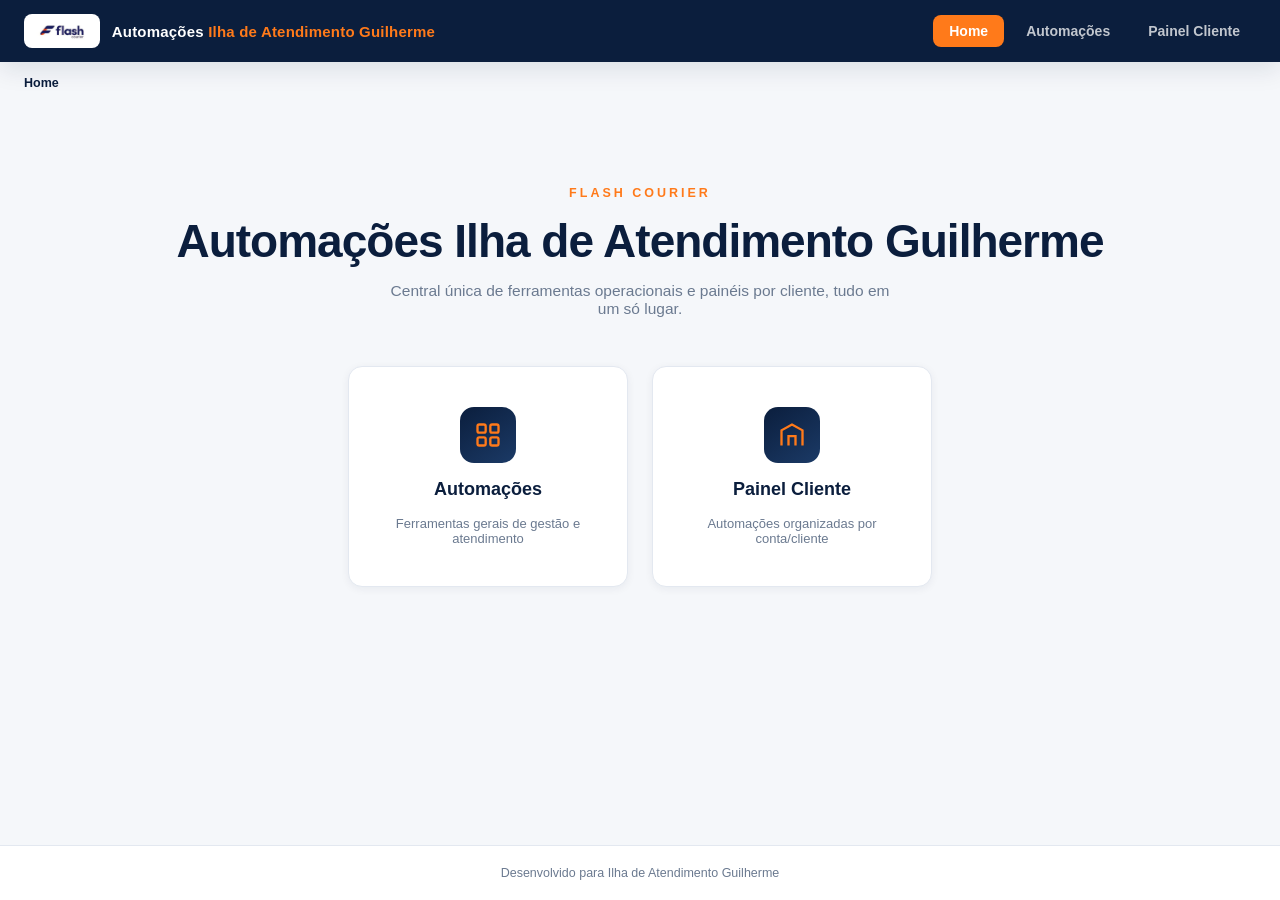
<file: index.html>
<!DOCTYPE html>
<html lang="pt-BR">
<head>
<meta charset="UTF-8">
<meta name="viewport" content="width=device-width, initial-scale=1.0">
<title>Automações Ilha de Atendimento Guilherme</title>
<link rel="stylesheet" href="css/style.css">
</head>
<body>

  <!-- ===================== CABEÇALHO ===================== -->
  <header class="topbar">
    <div class="topbar-inner">
      <a href="#/" class="brand" onclick="Router.go('home')">
        <span class="brand-logo-wrap"><img src="img/logo-flash.png" alt="Flash" class="brand-logo"></span>
        <span class="brand-name">Automações <strong>Ilha de Atendimento Guilherme</strong></span>
      </a>

      <nav class="main-nav" id="mainNav">
        <a href="#/" data-route="home" onclick="Router.go('home')">Home</a>
        <a href="#/automacoes" data-route="automacoes" onclick="Router.go('automacoes')">Automações</a>
        <a href="#/clientes" data-route="clientes" onclick="Router.go('clientes')">Painel Cliente</a>
      </nav>

      <button class="nav-toggle" id="navToggle" aria-label="Abrir menu">
        <span></span><span></span><span></span>
      </button>
    </div>
  </header>

  <!-- ===================== BREADCRUMB ===================== -->
  <div class="breadcrumb" id="breadcrumb"></div>

  <!-- ===================== CONTEÚDO ===================== -->
  <main id="app"></main>

  <!-- ===================== LOADING ===================== -->
  <div class="loading-overlay" id="loadingOverlay">
    <div class="spinner"></div>
  </div>

  <!-- ===================== RODAPÉ ===================== -->
  <footer class="footer">
    <p>Desenvolvido para Ilha de Atendimento Guilherme</p>
  </footer>

  <script src="js/script.js"></script>
</body>
</html>
</file>
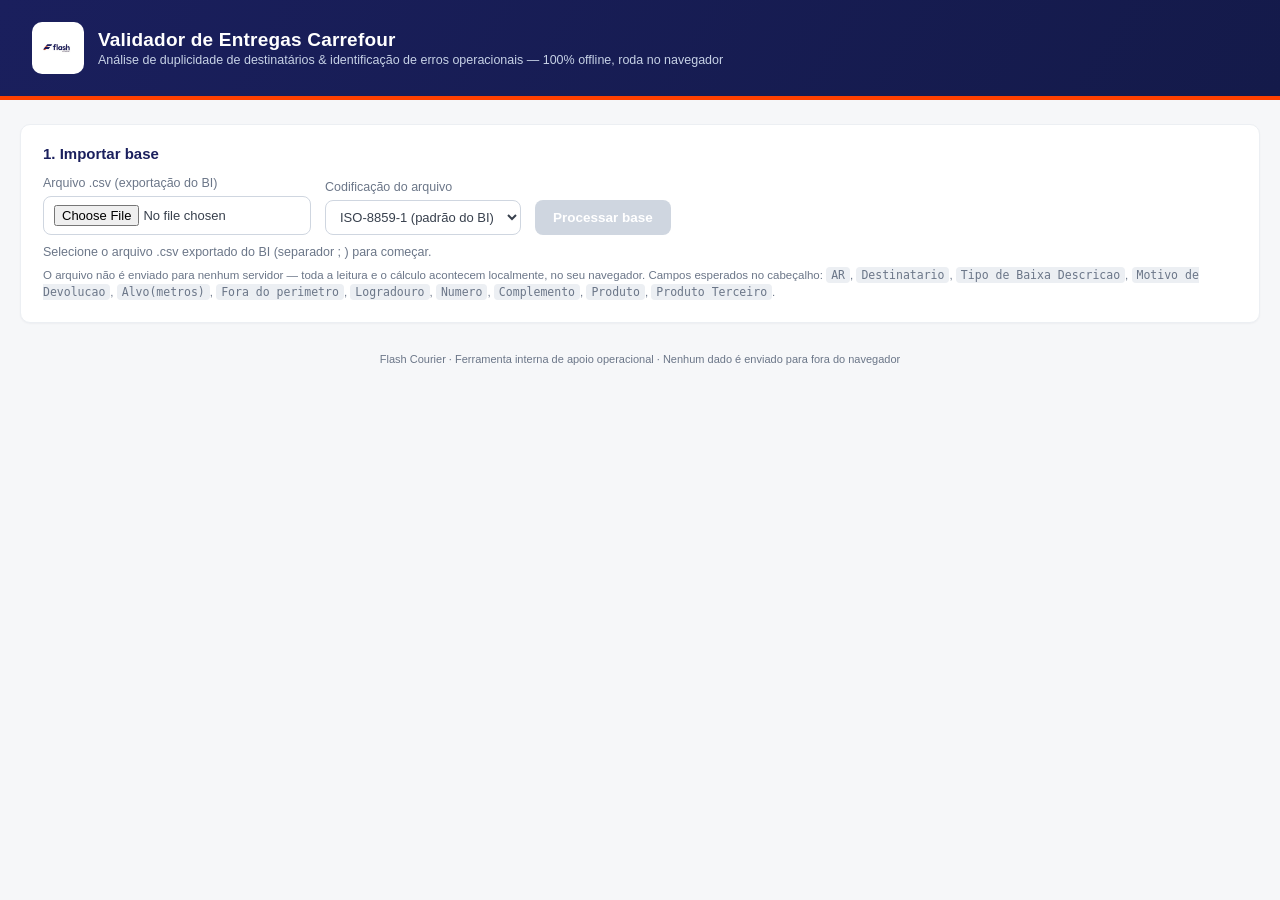
<file: automacoes/validador-entregas-carrefour.html>
<!DOCTYPE html>
<html lang="pt-BR">
<head>
<meta charset="UTF-8">
<title>Validador de Entregas Carrefour</title>
<meta name="viewport" content="width=device-width, initial-scale=1">
<style>
  :root{
    --navy:#1a1f5d;
    --navy-2:#141a4a;
    --orange:#ff4000;
    --orange-2:#ff6a33;
    --green:#1f9d55;
    --green-bg:#e8f8ee;
    --red:#d92b2b;
    --red-bg:#fdeaea;
    --amber:#b7791f;
    --amber-bg:#fdf3df;
    --gray-50:#f6f7f9;
    --gray-100:#eceff3;
    --gray-300:#cfd6e0;
    --gray-500:#6b7688;
    --gray-700:#38404d;
    --border-radius:10px;
  }
  *{box-sizing:border-box;}
  body{
    margin:0;
    font-family:"Segoe UI",Arial,Helvetica,sans-serif;
    background:var(--gray-50);
    color:var(--gray-700);
  }
  header{
    background:linear-gradient(120deg,var(--navy) 0%,var(--navy-2) 100%);
    color:#fff;
    padding:22px 32px;
    display:flex;
    align-items:center;
    justify-content:space-between;
    flex-wrap:wrap;
    gap:12px;
    border-bottom:4px solid var(--orange);
  }
  header .brand{display:flex;align-items:center;gap:14px;}
  header .logo{
    width:52px;height:52px;border-radius:10px;
    background:#fff;
    display:flex;align-items:center;justify-content:center;
    padding:6px;
  }
  header .logo img{
    width:100%;height:100%;object-fit:contain;
  }
  header h1{font-size:19px;margin:0;font-weight:700;letter-spacing:.2px;}
  header p{margin:2px 0 0;font-size:12.5px;color:#c7d2e6;}
  main{max-width:1280px;margin:0 auto;padding:24px 20px 60px;}

  .card{
    background:#fff;
    border:1px solid var(--gray-100);
    border-radius:var(--border-radius);
    padding:20px 22px;
    margin-bottom:20px;
    box-shadow:0 1px 2px rgba(15,30,60,.04);
  }
  .card h2{
    font-size:15px;
    margin:0 0 14px;
    color:var(--navy);
    display:flex;align-items:center;gap:8px;
  }
  .upload-row{display:flex;gap:14px;flex-wrap:wrap;align-items:flex-end;}
  .field{display:flex;flex-direction:column;gap:6px;font-size:12.5px;color:var(--gray-500);}
  .field select, .field input[type=file]{
    border:1px solid var(--gray-300);
    border-radius:8px;
    padding:8px 10px;
    font-size:13px;
    background:#fff;
    color:var(--gray-700);
  }
  button{
    cursor:pointer;
    border:none;
    border-radius:8px;
    padding:10px 18px;
    font-size:13.5px;
    font-weight:600;
    background:var(--orange);
    color:#fff;
    transition:filter .15s ease;
  }
  button:hover{filter:brightness(1.06);}
  button.secondary{
    background:#fff;
    color:var(--navy);
    border:1px solid var(--gray-300);
  }
  button:disabled{background:var(--gray-300);color:#fff;cursor:not-allowed;}

  .status-line{font-size:12.5px;color:var(--gray-500);margin-top:10px;}
  .status-line.error{color:var(--red);}
  .status-line.ok{color:var(--green);}

  .summary-grid{
    display:grid;
    grid-template-columns:repeat(auto-fit,minmax(160px,1fr));
    gap:14px;
    margin-top:4px;
  }
  .stat{
    border:1px solid var(--gray-100);
    border-radius:10px;
    padding:14px 16px;
    background:var(--gray-50);
  }
  .stat .num{font-size:24px;font-weight:800;color:var(--navy);}
  .stat .lbl{font-size:11.5px;color:var(--gray-500);text-transform:uppercase;letter-spacing:.4px;margin-top:2px;}
  .stat.green .num{color:var(--green);}
  .stat.red .num{color:var(--red);}
  .stat.amber .num{color:var(--amber);}

  .section-title{
    display:flex;align-items:center;justify-content:space-between;
    margin-bottom:10px;flex-wrap:wrap;gap:10px;
  }
  .section-title h2{margin:0;}
  .pill{
    display:inline-block;
    font-size:11px;font-weight:700;
    padding:2px 9px;border-radius:20px;
    margin-left:6px;
  }
  .pill.green{background:var(--green-bg);color:var(--green);}
  .pill.red{background:var(--red-bg);color:var(--red);}
  .pill.amber{background:var(--amber-bg);color:var(--amber);}

  .group{
    border:1px solid var(--gray-100);
    border-radius:10px;
    margin-bottom:12px;
    overflow:hidden;
  }
  .group-head{
    padding:12px 16px;
    display:flex;
    align-items:center;
    justify-content:space-between;
    cursor:pointer;
    background:var(--gray-50);
    gap:12px;
    flex-wrap:wrap;
  }
  .group-head:hover{background:var(--gray-100);}
  .group-head .name{font-weight:700;color:var(--navy);font-size:13.5px;}
  .group-head .reason{font-size:12.5px;color:var(--gray-500);}
  .group.erro .group-head{border-left:4px solid var(--red);}
  .group.nao_erro .group-head{border-left:4px solid var(--green);}
  .group.revisar .group-head{border-left:4px solid var(--amber);}
  .chev{transition:transform .15s ease;color:var(--gray-500);font-size:12px;}
  .group.open .chev{transform:rotate(90deg);}
  .group-body{display:none;padding:14px 16px 18px;border-top:1px solid var(--gray-100);}
  .group.open .group-body{display:block;}

  table.compare{
    width:100%;
    border-collapse:collapse;
    font-size:12.5px;
  }
  table.compare th, table.compare td{
    border:1px solid var(--gray-100);
    padding:7px 10px;
    text-align:left;
    vertical-align:top;
  }
  table.compare th{background:var(--gray-50);color:var(--gray-500);font-weight:600;width:170px;}
  table.compare td.diff{background:var(--red-bg);font-weight:700;color:var(--red);}
  .ar-cols th.arcol{color:var(--navy);font-weight:700;background:#eef1f7;}

  .badges{display:flex;gap:6px;flex-wrap:wrap;margin-top:10px;}
  .badge{
    font-size:11px;padding:3px 9px;border-radius:20px;
    background:var(--gray-100);color:var(--gray-700);
  }

  .empty-state{
    text-align:center;padding:40px 10px;color:var(--gray-500);font-size:13px;
  }
  .hint{font-size:11.5px;color:var(--gray-500);margin-top:8px;line-height:1.5;}
  .footer-note{font-size:11px;color:var(--gray-500);text-align:center;margin-top:30px;}
  code{background:var(--gray-100);padding:1px 5px;border-radius:4px;font-size:11.5px;}
  .toolbar{display:flex;gap:10px;flex-wrap:wrap;margin-top:14px;}
</style>
</head>
<body>

<header>
  <div class="brand">
    <div class="logo"><img src="[data-uri]" alt="Flash Courier"></div>
    <div>
      <h1>Validador de Entregas Carrefour</h1>
      <p>Análise de duplicidade de destinatários &amp; identificação de erros operacionais &mdash; 100% offline, roda no navegador</p>
    </div>
  </div>
</header>

<main>

  <div class="card">
    <h2>1. Importar base</h2>
    <div class="upload-row">
      <div class="field">
        <label for="fileInput">Arquivo .csv (exportação do BI)</label>
        <input type="file" id="fileInput" accept=".csv,.txt">
      </div>
      <div class="field">
        <label for="encodingSelect">Codificação do arquivo</label>
        <select id="encodingSelect">
          <option value="ISO-8859-1" selected>ISO-8859-1 (padrão do BI)</option>
          <option value="UTF-8">UTF-8</option>
        </select>
      </div>
      <button id="processBtn" disabled>Processar base</button>
    </div>
    <div id="statusLine" class="status-line">Selecione o arquivo .csv exportado do BI (separador ; ) para começar.</div>
    <div class="hint">
      O arquivo não é enviado para nenhum servidor — toda a leitura e o cálculo acontecem localmente, no seu navegador.
      Campos esperados no cabeçalho: <code>AR</code>, <code>Destinatario</code>, <code>Tipo de Baixa Descricao</code>,
      <code>Motivo de Devolucao</code>, <code>Alvo(metros)</code>, <code>Fora do perimetro</code>, <code>Logradouro</code>,
      <code>Numero</code>, <code>Complemento</code>, <code>Produto</code>, <code>Produto Terceiro</code>.
    </div>
  </div>

  <div class="card" id="summaryCard" style="display:none;">
    <h2>2. Resumo da análise</h2>
    <div class="summary-grid" id="summaryGrid"></div>
    <div class="toolbar">
      <button class="secondary" id="expandAllBtn">Expandir todos</button>
      <button class="secondary" id="collapseAllBtn">Recolher todos</button>
      <button id="exportBtn">Exportar resultado (.csv)</button>
    </div>
  </div>

  <div class="card" id="naoErroCard" style="display:none;">
    <div class="section-title">
      <h2>✅ Não erros operacionais <span class="pill green" id="naoErroCount">0</span></h2>
    </div>
    <div id="naoErroList"></div>
  </div>

  <div class="card" id="erroCard" style="display:none;">
    <div class="section-title">
      <h2>🚨 Erros de entrega <span class="pill red" id="erroCount">0</span></h2>
    </div>
    <div id="erroList"></div>
  </div>

  <div class="card" id="revisarCard" style="display:none;">
    <div class="section-title">
      <h2>⚠️ Revisar manualmente <span class="pill amber" id="revisarCount">0</span></h2>
    </div>
    <div class="hint" style="margin-bottom:10px;">Combinações de baixa que não se enquadram claramente nas regras informadas (ex: sinistro cruzado com devolução). Recomenda-se conferência manual.</div>
    <div id="revisarList"></div>
  </div>

  <div class="footer-note">Flash Courier &middot; Ferramenta interna de apoio operacional &middot; Nenhum dado é enviado para fora do navegador</div>

</main>

<script>
(function(){

  // ---------- CONFIG ----------
  var ADDRESS_KEYWORDS = [
    'numero nao localizado','falta o numero','falta a numeracao','falta o bairro',
    'endereco errado','endereco incompleto','endereco insuficiente','insuficiente',
    'rua nao existe','logradouro nao encontrado','logradouro nao localizado',
    'cep incorreto','numeracao nao localizada','endereco nao localizado',
    'bairro nao localizado','numero incorreto','endereco divergente'
  ];
  var NOT_ADDRESS_KEYWORDS = [
    'desconhecido','ausente','mudou-se','mudou se','recusado','recusa','falecido',
    'fechado','feriado','avaria','extraviado','nao procurado','dificil acesso',
    'prazo expirado','recebedor nao autorizado','estabelecimento fechado','em rota',
    'loja fechada'
  ];
  // Motivo que sempre precisa de revisão manual junto à base que atendeu
  var MOTIVO_REVISAR_FORCADO = ['dest outra unidade', 'destinatario outra unidade'];

  function parseDataBaixa(v){
    if(!v) return null;
    var m = String(v).trim().match(/^(\d{2})\/(\d{2})\/(\d{4})[ T](\d{2}):(\d{2}):(\d{2})/);
    if(!m) return null;
    var d = new Date(parseInt(m[3],10), parseInt(m[2],10)-1, parseInt(m[1],10), parseInt(m[4],10), parseInt(m[5],10), parseInt(m[6],10));
    return isNaN(d.getTime()) ? null : d;
  }
  function diasEntreBaixas(a, b){
    var da = parseDataBaixa(a['Data Baixa']);
    var db = parseDataBaixa(b['Data Baixa']);
    if(!da || !db) return null;
    return Math.round(Math.abs(db.getTime() - da.getTime()) / 86400000);
  }

  var els = {
    fileInput: document.getElementById('fileInput'),
    encodingSelect: document.getElementById('encodingSelect'),
    processBtn: document.getElementById('processBtn'),
    statusLine: document.getElementById('statusLine'),
    summaryCard: document.getElementById('summaryCard'),
    summaryGrid: document.getElementById('summaryGrid'),
    naoErroCard: document.getElementById('naoErroCard'),
    naoErroList: document.getElementById('naoErroList'),
    naoErroCount: document.getElementById('naoErroCount'),
    erroCard: document.getElementById('erroCard'),
    erroList: document.getElementById('erroList'),
    erroCount: document.getElementById('erroCount'),
    revisarCard: document.getElementById('revisarCard'),
    revisarList: document.getElementById('revisarList'),
    revisarCount: document.getElementById('revisarCount'),
    expandAllBtn: document.getElementById('expandAllBtn'),
    collapseAllBtn: document.getElementById('collapseAllBtn'),
    exportBtn: document.getElementById('exportBtn')
  };

  var rawFile = null;
  var lastResults = null; // {naoErro:[], erro:[], revisar:[], totalRows, totalGroups}

  els.fileInput.addEventListener('change', function(){
    rawFile = els.fileInput.files[0] || null;
    els.processBtn.disabled = !rawFile;
    if(rawFile){
      setStatus('Arquivo selecionado: ' + rawFile.name + ' (' + Math.round(rawFile.size/1024) + ' KB). Clique em "Processar base".', '');
    }
  });

  els.processBtn.addEventListener('click', function(){
    if(!rawFile) return;
    setStatus('Lendo arquivo...', '');
    var reader = new FileReader();
    reader.onload = function(e){
      try{
        var text = e.target.result;
        var parsed = parseCSV(text);
        if(!parsed.rows.length){
          setStatus('Nenhuma linha de dados encontrada no arquivo.', 'error');
          return;
        }
        var mapped = mapRows(parsed.header, parsed.rows);
        if(mapped.missing.length){
          setStatus('Atenção: colunas não encontradas no arquivo: ' + mapped.missing.join(', ') + '. A análise pode ficar incompleta.', 'error');
        } else {
          setStatus('Base processada com sucesso: ' + mapped.rows.length + ' registros lidos.', 'ok');
        }
        var results = analyze(mapped.rows);
        lastResults = results;
        renderResults(results, mapped.rows.length);
      }catch(err){
        console.error(err);
        setStatus('Erro ao processar o arquivo: ' + err.message, 'error');
      }
    };
    reader.onerror = function(){
      setStatus('Não foi possível ler o arquivo. Tente novamente.', 'error');
    };
    reader.readAsText(rawFile, els.encodingSelect.value);
  });

  els.expandAllBtn.addEventListener('click', function(){ toggleAll(true); });
  els.collapseAllBtn.addEventListener('click', function(){ toggleAll(false); });
  function toggleAll(open){
    document.querySelectorAll('.group').forEach(function(g){
      g.classList.toggle('open', open);
    });
  }

  els.exportBtn.addEventListener('click', function(){
    if(!lastResults) return;
    exportCSV(lastResults);
  });

  function setStatus(msg, cls){
    els.statusLine.textContent = msg;
    els.statusLine.className = 'status-line' + (cls ? ' ' + cls : '');
  }

  // ---------- CSV PARSING ----------
  function parseCSV(text){
    // strip BOM
    if(text.charCodeAt(0) === 0xFEFF) text = text.slice(1);
    var lines = splitCSVLines(text);
    if(!lines.length) return {header:[], rows:[]};
    var header = parseCSVLine(lines[0]).map(function(h){ return h.trim(); });
    var rows = [];
    for(var i=1;i<lines.length;i++){
      if(lines[i].trim() === '') continue;
      var cells = parseCSVLine(lines[i]);
      rows.push(cells);
    }
    return {header:header, rows:rows};
  }

  // Splits raw text into logical CSV lines, respecting quoted newlines
  function splitCSVLines(text){
    var lines = [];
    var cur = '';
    var inQuotes = false;
    for(var i=0;i<text.length;i++){
      var ch = text[i];
      if(ch === '"') inQuotes = !inQuotes;
      if((ch === '\n') && !inQuotes){
        lines.push(cur);
        cur = '';
      } else if(ch !== '\r'){
        cur += ch;
      }
    }
    if(cur.trim() !== '') lines.push(cur);
    return lines;
  }

  function parseCSVLine(line){
    var delim = ';';
    var cells = [];
    var cur = '';
    var inQuotes = false;
    for(var i=0;i<line.length;i++){
      var ch = line[i];
      if(inQuotes){
        if(ch === '"'){
          if(line[i+1] === '"'){ cur += '"'; i++; }
          else { inQuotes = false; }
        } else {
          cur += ch;
        }
      } else {
        if(ch === '"'){ inQuotes = true; }
        else if(ch === delim){ cells.push(cur); cur=''; }
        else { cur += ch; }
      }
    }
    cells.push(cur);
    return cells;
  }

  // ---------- MAPPING ----------
  var REQUIRED_COLS = [
    'Alvo(metros)','AR','Destinatario','Tipo de Baixa Descricao','Motivo de Devolucao',
    'Fora do perimetro','Logradouro','Numero','Complemento','Produto','Produto Terceiro',
    'CEP de Destino','Cidade','UF','Franquia Atual','Data Baixa'
  ];

  function mapRows(header, rows){
    var idx = {};
    header.forEach(function(h, i){ idx[h.trim()] = i; });
    var missing = REQUIRED_COLS.filter(function(c){ return !(c in idx); });

    var mapped = rows.map(function(cells){
      var o = {};
      REQUIRED_COLS.forEach(function(c){
        var i = idx[c];
        o[c] = (i !== undefined && cells[i] !== undefined) ? cells[i].trim() : '';
      });
      return o;
    }).filter(function(o){ return o['AR'] !== ''; });

    return {rows: mapped, missing: missing};
  }

  // ---------- CLASSIFICATION HELPERS ----------
  function stripAccents(s){
    return (s||'').normalize('NFD').replace(/[\u0300-\u036f]/g,'');
  }
  function norm(s){
    return stripAccents((s||'')).toUpperCase().replace(/\s+/g,' ').trim();
  }

  function baixaType(row){
    var v = norm(row['Tipo de Baixa Descricao']);
    if(v.indexOf('ENTREG') !== -1) return 'ENTREGUE';
    // Sinistro = perda de rastreio real. Diferente de "Destruição", que é tratada
    // como uma baixa de não-entrega/devolução comum (mesma família de "Devolução").
    if(v.indexOf('SINISTRO') !== -1) return 'SINISTRO';
    if(v.indexOf('DEVOLU') !== -1 || v.indexOf('DESTRUI') !== -1) return 'DEVOLUCAO';
    if(v === '') return 'VAZIO';
    return 'OUTRO';
  }

  function isCorreios(row){
    var produto = norm(row['Produto']);
    var terceiro = (row['Produto Terceiro']||'').trim();
    return produto.indexOf('CORREIO') !== -1 || terceiro !== '';
  }

  // returns 'address' | 'not_address' | 'indeterminado'
  function motivoAddressStatus(motivo){
    var m = norm(motivo);
    if(m === '') return 'indeterminado';
    for(var i=0;i<NOT_ADDRESS_KEYWORDS.length;i++){
      if(m.indexOf(norm(NOT_ADDRESS_KEYWORDS[i])) !== -1) return 'not_address';
    }
    for(var j=0;j<ADDRESS_KEYWORDS.length;j++){
      if(m.indexOf(norm(ADDRESS_KEYWORDS[j])) !== -1) return 'address';
    }
    return 'indeterminado';
  }

  function parseAlvo(v){
    var n = parseFloat((v||'').replace(',', '.'));
    return isNaN(n) ? null : n;
  }

  function withinPerimeter(row){
    var v = norm(row['Fora do perimetro']);
    if(v === 'NO PERIMETRO') return true;
    if(v === 'FORA DO PERIMETRO') return false;
    return null; // unknown
  }

  function normalizeNumero(v){
    var n = norm(v).replace(/[.\-\/\s]/g,'');
    if(n === '' || n === 'SN' || n === '0' || n === 'SEMNUMERO' || n === 'S N') return 'SEMNUMERO';
    return n;
  }

  function compareAddress(a,b){
    var fields = ['Logradouro','Numero','Complemento'];
    var diffs = [];
    fields.forEach(function(f){
      var va, vb;
      if(f === 'Numero'){
        va = normalizeNumero(a[f]); vb = normalizeNumero(b[f]);
      } else {
        va = norm(a[f]); vb = norm(b[f]);
      }
      if(va !== vb) diffs.push(f);
    });
    return diffs;
  }

  // ---------- PAIR CLASSIFICATION ----------
  function motivoPedeRevisao(motivo){
    var m = norm(motivo);
    if(m === '') return false;
    for(var i=0;i<MOTIVO_REVISAR_FORCADO.length;i++){
      if(m.indexOf(norm(MOTIVO_REVISAR_FORCADO[i])) !== -1) return true;
    }
    return false;
  }

  function classifyPair(a, b){
    var typeA = baixaType(a), typeB = baixaType(b);
    var correios = isCorreios(a) || isCorreios(b);

    // Regra 0 (prioridade máxima): motivo "Dest Outra Unidade" precisa de revisão manual
    // junto à base que atendeu — não é classificado automaticamente como erro ou não erro.
    if(motivoPedeRevisao(a['Motivo de Devolucao']) || motivoPedeRevisao(b['Motivo de Devolucao'])){
      return {
        cat:'revisar',
        motivo:'Motivo de devolução "Dest Outra Unidade" identificado — necessário revisar junto à base que atendeu.',
        detalhe:[]
      };
    }

    // Regra 1: ambas entregues
    if(typeA === 'ENTREGUE' && typeB === 'ENTREGUE'){
      return {cat:'nao_erro', motivo:'Ambas as baixas estão como entrega realizada.', detalhe:[]};
    }

    // Regra 2: uma entregue, outra sinistro real (perda de rastreio) — baixas de naturezas diferentes,
    // "Destruição" NÃO entra aqui (é tratada como baixa de não-entrega comum, junto de "Devolução").
    if((typeA === 'ENTREGUE' && typeB === 'SINISTRO') || (typeB === 'ENTREGUE' && typeA === 'SINISTRO')){
      return {cat:'nao_erro', motivo:'Uma baixa é de entrega e a outra é sinistro (perda de rastreio) — são baixas de naturezas distintas e não comparáveis.', detalhe:[]};
    }

    // Regra 3: produto Correios envolvido
    if(correios){
      return {cat:'nao_erro', motivo:'Uma das baixas envolve produto/terceiro Correios — fluxo de entrega diferente do operacional próprio.', detalhe:[]};
    }

    // Regra 4: nenhuma das duas é entrega -> não houve entrega, não é erro (inclui devolução, destruição,
    // sinistro sem par de entrega, outros)
    if(typeA !== 'ENTREGUE' && typeB !== 'ENTREGUE'){
      return {cat:'nao_erro', motivo:'Nenhuma das duas baixas é de entrega — não houve entrega, não caracteriza erro.', detalhe:[]};
    }

    // A partir daqui, exatamente um dos dois é ENTREGUE.
    var entregueRow = (typeA === 'ENTREGUE') ? a : b;
    var outraRow = (typeA === 'ENTREGUE') ? b : a;
    var motivoBruto = (outraRow['Motivo de Devolucao'] || '').trim();

    // Motivo em branco / não informado -> revisar manualmente
    if(motivoBruto === ''){
      return {cat:'revisar', motivo:'Motivo de devolução não informado na baixa de não-entrega — necessário conferência manual.', detalhe:[]};
    }

    var addrStatus = motivoAddressStatus(motivoBruto);
    var motivoNorm = norm(motivoBruto);
    var diffs = compareAddress(entregueRow, outraRow);
    var addressChanged = diffs.length > 0;
    var dias = diasEntreBaixas(entregueRow, outraRow);

    // Motivo NÃO relacionado a endereço (ausente, desconhecido, mudou-se, etc.)
    if(addrStatus === 'not_address'){

      // Regra especial: "Desconhecido" sem alteração de endereço, com 1 a 60 dias entre as baixas -> erro
      if(motivoNorm.indexOf('DESCONHECIDO') !== -1){
        if(!addressChanged && dias !== null && dias >= 1 && dias <= 60){
          return {
            cat:'erro',
            motivo:'Motivo "Desconhecido" sem alteração de endereço e com ' + dias + ' dia(s) entre as baixas (dentro da janela de 1 a 60 dias) — considerado erro operacional.',
            detalhe:[]
          };
        }
        return {
          cat:'nao_erro',
          motivo:'Motivo "Desconhecido"' + (addressChanged ? ', mas houve alteração de endereço entre as baixas.' : (dias === null ? ', porém não foi possível calcular o intervalo entre as baixas.' : ', porém fora da janela de 1 a 60 dias (' + dias + ' dia(s)).')),
          detalhe: addressChanged ? diffs : []
        };
      }

      // Regra especial: "Mudou-se" sem alteração de endereço, com 1 a 30 dias entre as baixas -> erro
      if(motivoNorm.indexOf('MUDOU-SE') !== -1 || motivoNorm.indexOf('MUDOU SE') !== -1){
        if(!addressChanged && dias !== null && dias >= 1 && dias <= 30){
          return {
            cat:'erro',
            motivo:'Motivo "Mudou-se" sem alteração de endereço e com ' + dias + ' dia(s) entre as baixas (dentro da janela de 1 a 30 dias) — considerado erro operacional.',
            detalhe:[]
          };
        }
        return {
          cat:'nao_erro',
          motivo:'Motivo "Mudou-se"' + (addressChanged ? ', mas houve alteração de endereço entre as baixas.' : (dias === null ? ', porém não foi possível calcular o intervalo entre as baixas.' : ', porém fora da janela de 1 a 30 dias (' + dias + ' dia(s)).')),
          detalhe: addressChanged ? diffs : []
        };
      }

      // Regra especial: "Difícil Acesso" sem alteração de endereço, com 1 a 20 dias entre as baixas -> erro
      if(motivoNorm.indexOf('DIFICIL ACESSO') !== -1){
        if(!addressChanged && dias !== null && dias >= 1 && dias <= 20){
          return {
            cat:'erro',
            motivo:'Motivo "Difícil Acesso" sem alteração de endereço e com ' + dias + ' dia(s) entre as baixas (dentro da janela de 1 a 20 dias) — considerado erro operacional.',
            detalhe:[]
          };
        }
        return {
          cat:'nao_erro',
          motivo:'Motivo "Difícil Acesso"' + (addressChanged ? ', mas houve alteração de endereço entre as baixas.' : (dias === null ? ', porém não foi possível calcular o intervalo entre as baixas.' : ', porém fora da janela de 1 a 20 dias (' + dias + ' dia(s)).')),
          detalhe: addressChanged ? diffs : []
        };
      }

      return {cat:'nao_erro', motivo:'A entrega foi confirmada e o motivo da outra baixa ("' + motivoBruto + '") não está relacionado a endereço.', detalhe:[]};
    }

    // Motivo relacionado a endereço -> o que decide é se o endereço mudou entre as duas baixas.
    if(addrStatus === 'address'){
      if(addressChanged){
        // Houve alteração de endereço: isso justifica o resultado diferente, NÃO é erro operacional.
        return {
          cat:'nao_erro',
          motivo:'Houve alteração de endereço entre as duas baixas (' + diffs.join(', ') + ') — qualquer mudança de endereço pode impactar a entrega, portanto não é considerado erro.',
          detalhe: diffs
        };
      }
      // Endereço 100% idêntico nas duas baixas, mesmo assim devolvido por motivo de endereço depois de uma entrega confirmada -> erro
      return {
        cat:'erro',
        motivo:'Entrega confirmada e, posteriormente, devolução no mesmo endereço (sem qualquer alteração) por motivo relacionado a endereço — inconsistente, considerado erro operacional.',
        detalhe:[]
      };
    }

    // Motivo indeterminado (não reconhecido nas listas) -> revisar manualmente
    return {
      cat:'revisar',
      motivo:'Motivo de devolução não reconhecido automaticamente ("' + motivoBruto + '"). Necessário validar manualmente se é relacionado a endereço.',
      detalhe:[]
    };
  }

  // ---------- ANALYSIS ----------
  function analyze(rows){
    var groups = {};
    rows.forEach(function(r){
      var key = norm(r['Destinatario']);
      if(key === '') return;
      if(!groups[key]) groups[key] = [];
      groups[key].push(r);
    });

    var naoErro = [], erro = [], revisar = [];

    Object.keys(groups).forEach(function(key){
      var list = groups[key];
      if(list.length < 2) return;
      // compara todos os pares dentro do grupo
      for(var i=0;i<list.length;i++){
        for(var j=i+1;j<list.length;j++){
          var a = list[i], b = list[j];
          var result = classifyPair(a, b);
          var item = {
            destinatario: a['Destinatario'] || b['Destinatario'],
            a: a, b: b,
            cat: result.cat,
            motivo: result.motivo,
            detalhe: result.detalhe
          };
          if(result.cat === 'nao_erro') naoErro.push(item);
          else if(result.cat === 'erro') erro.push(item);
          else revisar.push(item);
        }
      }
    });

    return {
      naoErro: naoErro, erro: erro, revisar: revisar,
      totalRows: rows.length,
      totalGrupos: Object.keys(groups).filter(function(k){ return groups[k].length > 1; }).length
    };
  }

  // ---------- RENDER ----------
  function renderResults(results, totalRows){
    els.summaryCard.style.display = '';
    els.summaryGrid.innerHTML =
      stat(totalRows, 'Registros na base') +
      stat(results.totalGrupos, 'Destinatários duplicados') +
      stat(results.naoErro.length, 'Pares não-erro', 'green') +
      stat(results.erro.length, 'Pares com erro', 'red') +
      stat(results.revisar.length, 'Pares p/ revisão', 'amber');

    els.naoErroCard.style.display = results.naoErro.length ? '' : 'none';
    els.erroCard.style.display = results.erro.length ? '' : 'none';
    els.revisarCard.style.display = results.revisar.length ? '' : 'none';

    els.naoErroCount.textContent = results.naoErro.length;
    els.erroCount.textContent = results.erro.length;
    els.revisarCount.textContent = results.revisar.length;

    els.naoErroList.innerHTML = results.naoErro.length ? results.naoErro.map(function(it){ return renderGroup(it,'nao_erro'); }).join('') : emptyState();
    els.erroList.innerHTML = results.erro.length ? results.erro.map(function(it){ return renderGroup(it,'erro'); }).join('') : emptyState();
    els.revisarList.innerHTML = results.revisar.length ? results.revisar.map(function(it){ return renderGroup(it,'revisar'); }).join('') : emptyState();

    attachGroupToggles();
  }

  function stat(num, lbl, cls){
    return '<div class="stat' + (cls ? ' '+cls : '') + '"><div class="num">' + num + '</div><div class="lbl">' + lbl + '</div></div>';
  }

  function emptyState(){
    return '<div class="empty-state">Nenhum item nesta categoria.</div>';
  }

  function esc(s){
    return (s === undefined || s === null) ? '' : String(s).replace(/[&<>"']/g, function(c){
      return {'&':'&amp;','<':'&lt;','>':'&gt;','"':'&quot;',"'":'&#39;'}[c];
    });
  }

  function renderGroup(item, cat){
    var fields = [
      ['AR','AR'],
      ['Tipo de Baixa Descricao','Tipo de Baixa'],
      ['Motivo de Devolucao','Motivo de Devolução'],
      ['Data Baixa','Data Baixa'],
      ['Alvo(metros)','Alvo (metros)'],
      ['Fora do perimetro','Fora do Perímetro'],
      ['Logradouro','Logradouro'],
      ['Numero','Número'],
      ['Complemento','Complemento'],
      ['CEP de Destino','CEP'],
      ['Cidade','Cidade'],
      ['UF','UF'],
      ['Franquia Atual','Franquia'],
      ['Produto','Produto'],
      ['Produto Terceiro','Produto Terceiro']
    ];
    var diffSet = {};
    (item.detalhe||[]).forEach(function(f){ diffSet[f] = true; });

    var rowsHtml = fields.map(function(f){
      var key = f[0], label = f[1];
      var isDiff = diffSet[key];
      return '<tr><th>' + esc(label) + '</th>' +
        '<td' + (isDiff ? ' class="diff"' : '') + '>' + esc(item.a[key]) + '</td>' +
        '<td' + (isDiff ? ' class="diff"' : '') + '>' + esc(item.b[key]) + '</td></tr>';
    }).join('');

    var pillClass = cat === 'erro' ? 'red' : (cat === 'nao_erro' ? 'green' : 'amber');

    return (
      '<div class="group ' + cat + '">' +
        '<div class="group-head">' +
          '<div>' +
            '<span class="chev">&#9656;</span> ' +
            '<span class="name">' + esc(item.destinatario) + '</span> ' +
            '<span class="pill ' + pillClass + '">' + esc(item.a['AR']) + ' × ' + esc(item.b['AR']) + '</span>' +
          '</div>' +
          '<div class="reason">' + esc(item.motivo) + '</div>' +
        '</div>' +
        '<div class="group-body">' +
          '<table class="compare">' +
            '<tr class="ar-cols"><th></th><th class="arcol">' + esc(item.a['AR']) + '</th><th class="arcol">' + esc(item.b['AR']) + '</th></tr>' +
            rowsHtml +
          '</table>' +
          ((item.detalhe && item.detalhe.length) ? '<div class="badges"><span class="badge">Campos divergentes: ' + esc(item.detalhe.join(', ')) + '</span></div>' : '') +
        '</div>' +
      '</div>'
    );
  }

  function attachGroupToggles(){
    document.querySelectorAll('.group-head').forEach(function(h){
      h.addEventListener('click', function(){
        h.parentElement.classList.toggle('open');
      });
    });
  }

  // ---------- EXPORT ----------
  function exportCSV(results){
    var rows = [];
    rows.push(['Categoria','Destinatario','AR 1','AR 2','Motivo','Campos Divergentes',
      'Tipo Baixa 1','Tipo Baixa 2','Motivo Devolucao 1','Motivo Devolucao 2',
      'Alvo(metros) 1','Alvo(metros) 2','Fora do Perimetro 1','Fora do Perimetro 2',
      'Logradouro 1','Logradouro 2','Numero 1','Numero 2','Complemento 1','Complemento 2']);

    function pushAll(list, label){
      list.forEach(function(it){
        rows.push([
          label, it.destinatario, it.a['AR'], it.b['AR'], it.motivo, (it.detalhe||[]).join('/'),
          it.a['Tipo de Baixa Descricao'], it.b['Tipo de Baixa Descricao'],
          it.a['Motivo de Devolucao'], it.b['Motivo de Devolucao'],
          it.a['Alvo(metros)'], it.b['Alvo(metros)'],
          it.a['Fora do perimetro'], it.b['Fora do perimetro'],
          it.a['Logradouro'], it.b['Logradouro'],
          it.a['Numero'], it.b['Numero'],
          it.a['Complemento'], it.b['Complemento']
        ]);
      });
    }
    pushAll(results.erro, 'ERRO DE ENTREGA');
    pushAll(results.revisar, 'REVISAR MANUALMENTE');
    pushAll(results.naoErro, 'NAO ERRO OPERACIONAL');

    var csv = rows.map(function(r){
      return r.map(function(cell){
        var s = (cell === undefined || cell === null) ? '' : String(cell);
        if(s.indexOf(';') !== -1 || s.indexOf('"') !== -1 || s.indexOf('\n') !== -1){
          s = '"' + s.replace(/"/g,'""') + '"';
        }
        return s;
      }).join(';');
    }).join('\r\n');

    var blob = new Blob(['\uFEFF' + csv], {type:'text/csv;charset=utf-8;'});
    var url = URL.createObjectURL(blob);
    var a = document.createElement('a');
    var ts = new Date().toISOString().slice(0,19).replace(/[:T]/g,'');
    a.href = url;
    a.download = 'validador_carrefour_resultado_' + ts + '.csv';
    document.body.appendChild(a);
    a.click();
    document.body.removeChild(a);
    URL.revokeObjectURL(url);
  }

})();
</script>
</body>
</html>
</file>
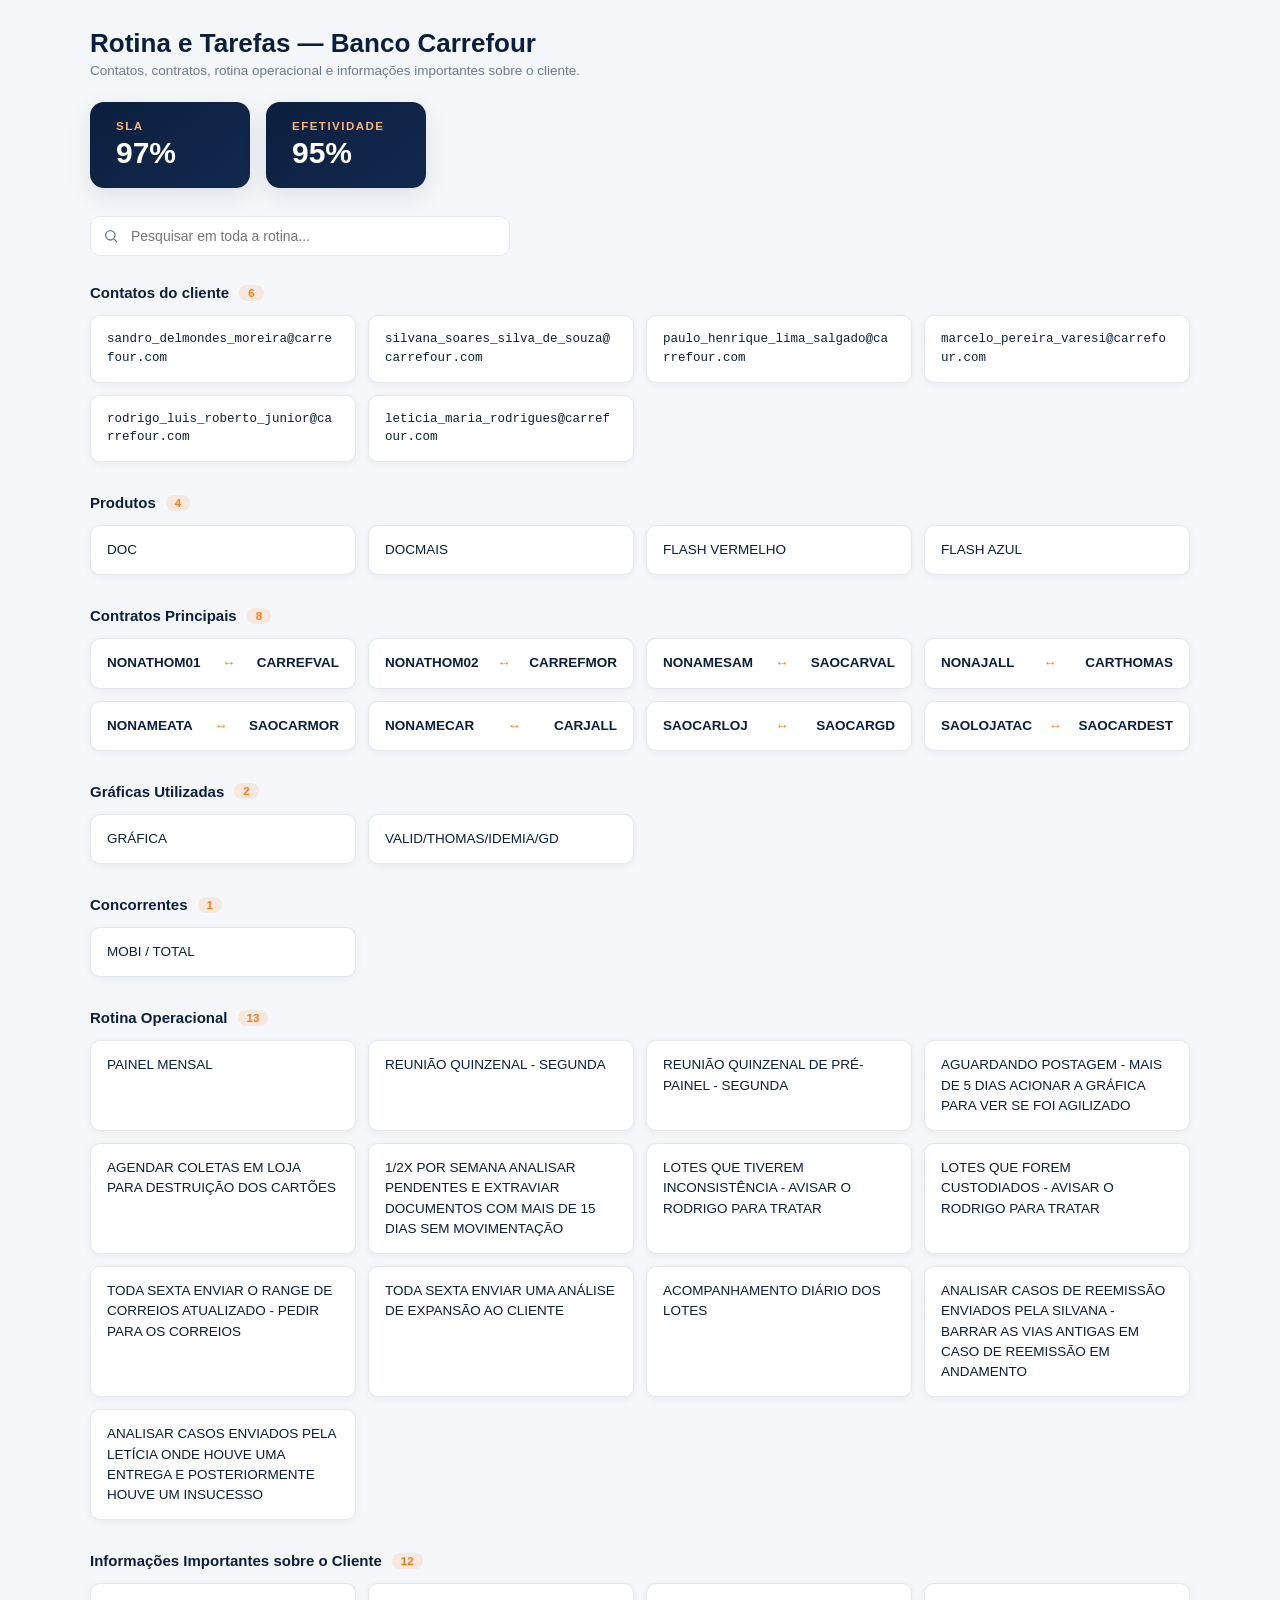
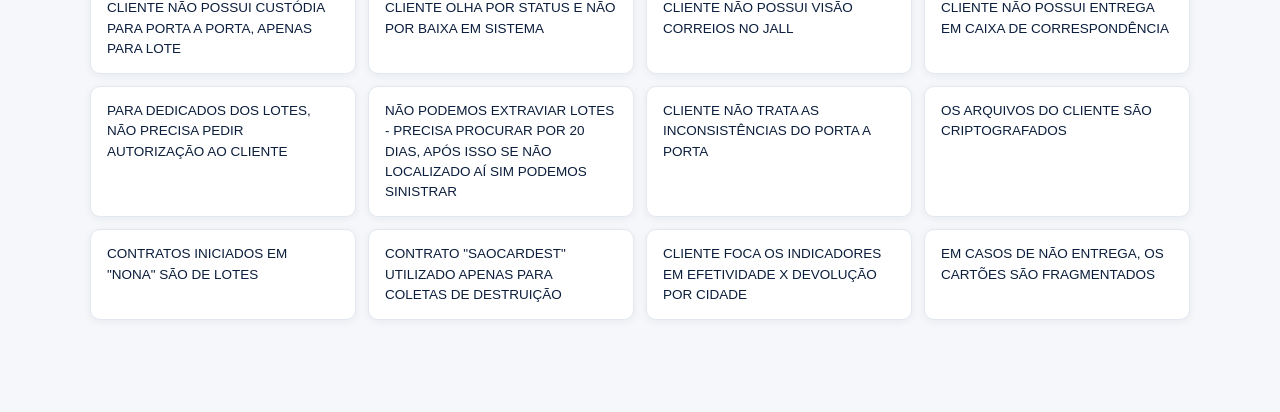
<file: clientes/banco-carrefour/rotina-tarefas.html>
<!DOCTYPE html>
<html lang="pt-BR">
<head>
<meta charset="UTF-8">
<meta name="viewport" content="width=device-width, initial-scale=1.0">
<title>Rotina e Tarefas — Banco Carrefour</title>
<style>
  :root{
    --navy:#0B1E3D; --navy-2:#12294F; --orange:#FF7A1A; --orange-light:#FFB37A;
    --paper:#F5F7FA; --white:#FFFFFF; --text-dim:#6B7A90; --border:#E3E8F0;
    --radius:14px; --shadow-sm:0 2px 8px rgba(11,30,61,0.06); --shadow-md:0 8px 24px rgba(11,30,61,0.10);
  }
  *{ box-sizing:border-box; margin:0; padding:0; }
  body{
    font-family:'Segoe UI','Helvetica Neue',Arial,sans-serif;
    background: var(--paper); color: var(--navy); padding: 28px 24px 60px;
  }
  .wrap{ max-width: 1100px; margin:0 auto; }
  header{ margin-bottom: 24px; }
  header h1{ font-size: 26px; font-weight:800; }
  header p{ color: var(--text-dim); font-size:13.5px; margin-top:4px; }

  .search-box{ position:relative; margin: 20px 0 28px; max-width:420px; }
  .search-box input{
    width:100%; padding:11px 16px 11px 40px; border-radius:10px; border:1px solid var(--border);
    background: var(--white); font-size:14px;
  }
  .search-box input:focus{ outline:none; border-color:var(--orange); box-shadow:0 0 0 3px rgba(255,122,26,.12); }
  .search-box svg{ position:absolute; left:13px; top:50%; transform:translateY(-50%); width:16px; height:16px; color:var(--text-dim); }

  .stats{ display:flex; gap:16px; flex-wrap:wrap; margin-bottom: 28px; }
  .stat-card{
    background: linear-gradient(145deg, var(--navy), var(--navy-2));
    color: var(--white); border-radius: var(--radius); padding: 18px 26px;
    min-width:160px; box-shadow: var(--shadow-md);
  }
  .stat-card .label{ font-size:11.5px; letter-spacing:1.5px; text-transform:uppercase; color: var(--orange-light); font-weight:700; }
  .stat-card .value{ font-size:30px; font-weight:800; margin-top:4px; }

  .section{ margin-bottom: 32px; }
  .section-title{
    display:flex; align-items:center; gap:10px; font-size:15px; font-weight:800;
    margin-bottom: 14px; color: var(--navy);
  }
  .section-title .count{
    font-size:11.5px; background: rgba(255,122,26,0.12); color: var(--orange);
    padding: 2px 9px; border-radius: 20px; font-weight:700;
  }

  .item-grid{ display:grid; grid-template-columns: repeat(auto-fill, minmax(260px,1fr)); gap:12px; }
  .item-card{
    background: var(--white); border:1px solid var(--border); border-radius:10px;
    padding: 14px 16px; font-size:13.5px; line-height:1.5; box-shadow: var(--shadow-sm);
    transition: all .15s ease;
  }
  .item-card:hover{ border-color: var(--orange-light); transform: translateY(-2px); }
  .item-card.email{ font-family: 'Consolas', monospace; font-size:12.5px; word-break:break-all; }
  .pair-card{ display:flex; align-items:center; justify-content:space-between; gap:8px; font-weight:600; }
  .pair-sep{ color: var(--orange); font-weight:700; flex-shrink:0; }
  .item-card .tag{
    display:inline-block; font-size:10.5px; font-weight:700; letter-spacing:.5px;
    color: var(--orange); background: rgba(255,122,26,0.10); border-radius:6px;
    padding: 2px 7px; margin-bottom:6px; text-transform:uppercase;
  }

  .empty{ text-align:center; padding:40px; color:var(--text-dim); font-size:13.5px; }
  mark{ background: rgba(255,122,26,0.35); border-radius:3px; padding:0 2px; }
</style>
</head>
<body>
<div class="wrap">

  <header>
    <h1>Rotina e Tarefas — Banco Carrefour</h1>
    <p>Contatos, contratos, rotina operacional e informações importantes sobre o cliente.</p>
  </header>

  <div class="stats">
    <div class="stat-card"><div class="label">SLA</div><div class="value">97%</div></div>
    <div class="stat-card"><div class="label">Efetividade</div><div class="value">95%</div></div>
  </div>

  <div class="search-box">
    <svg viewBox="0 0 24 24" fill="none" stroke="currentColor" stroke-width="2"><circle cx="11" cy="11" r="7"/><path d="M21 21l-4.3-4.3"/></svg>
    <input type="text" id="searchInput" placeholder="Pesquisar em toda a rotina...">
  </div>

  <div id="sections"></div>
</div>

<script>
const DADOS = {
  contatos: [
    "sandro_delmondes_moreira@carrefour.com",
    "silvana_soares_silva_de_souza@carrefour.com",
    "paulo_henrique_lima_salgado@carrefour.com",
    "marcelo_pereira_varesi@carrefour.com",
    "rodrigo_luis_roberto_junior@carrefour.com",
    "leticia_maria_rodrigues@carrefour.com"
  ],
  produtos: [
    "DOC","DOCMAIS","FLASH VERMELHO","FLASH AZUL"
  ],
  contratosPrincipais: [
    ["NONATHOM01","CARREFVAL"],
    ["NONATHOM02","CARREFMOR"],
    ["NONAMESAM","SAOCARVAL"],
    ["NONAJALL","CARTHOMAS"],
    ["NONAMEATA","SAOCARMOR"],
    ["NONAMECAR","CARJALL"],
    ["SAOCARLOJ","SAOCARGD"],
    ["SAOLOJATAC","SAOCARDEST"]
  ],
  graficasUtilizadas: [
    "GRÁFICA","VALID/THOMAS/IDEMIA/GD"
  ],
  concorrentes: [
    "MOBI / TOTAL"
  ],
  rotina: [
    "PAINEL MENSAL",
    "REUNIÃO QUINZENAL - SEGUNDA",
    "REUNIÃO QUINZENAL DE PRÉ-PAINEL - SEGUNDA",
    "AGUARDANDO POSTAGEM - MAIS DE 5 DIAS ACIONAR A GRÁFICA PARA VER SE FOI AGILIZADO",
    "AGENDAR COLETAS EM LOJA PARA DESTRUIÇÃO DOS CARTÕES",
    "1/2X POR SEMANA ANALISAR PENDENTES E EXTRAVIAR DOCUMENTOS COM MAIS DE 15 DIAS SEM MOVIMENTAÇÃO",
    "LOTES QUE TIVEREM INCONSISTÊNCIA - AVISAR O RODRIGO PARA TRATAR",
    "LOTES QUE FOREM CUSTODIADOS - AVISAR O RODRIGO PARA TRATAR",
    "TODA SEXTA ENVIAR O RANGE DE CORREIOS ATUALIZADO - PEDIR PARA OS CORREIOS",
    "TODA SEXTA ENVIAR UMA ANÁLISE DE EXPANSÃO AO CLIENTE",
    "ACOMPANHAMENTO DIÁRIO DOS LOTES",
    "ANALISAR CASOS DE REEMISSÃO ENVIADOS PELA SILVANA - BARRAR AS VIAS ANTIGAS EM CASO DE REEMISSÃO EM ANDAMENTO",
    "ANALISAR CASOS ENVIADOS PELA LETÍCIA ONDE HOUVE UMA ENTREGA E POSTERIORMENTE HOUVE UM INSUCESSO"
  ],
  infoCliente: [
    "CLIENTE NÃO POSSUI CUSTÓDIA PARA PORTA A PORTA, APENAS PARA LOTE",
    "CLIENTE OLHA POR STATUS E NÃO POR BAIXA EM SISTEMA",
    "CLIENTE NÃO POSSUI VISÃO CORREIOS NO JALL",
    "CLIENTE NÃO POSSUI ENTREGA EM CAIXA DE CORRESPONDÊNCIA",
    "PARA DEDICADOS DOS LOTES, NÃO PRECISA PEDIR AUTORIZAÇÃO AO CLIENTE",
    "NÃO PODEMOS EXTRAVIAR LOTES - PRECISA PROCURAR POR 20 DIAS, APÓS ISSO SE NÃO LOCALIZADO AÍ SIM PODEMOS SINISTRAR",
    "CLIENTE NÃO TRATA AS INCONSISTÊNCIAS DO PORTA A PORTA",
    "OS ARQUIVOS DO CLIENTE SÃO CRIPTOGRAFADOS",
    "CONTRATOS INICIADOS EM \"NONA\" SÃO DE LOTES",
    "CONTRATO \"SAOCARDEST\" UTILIZADO APENAS PARA COLETAS DE DESTRUIÇÃO",
    "CLIENTE FOCA OS INDICADORES EM EFETIVIDADE X DEVOLUÇÃO POR CIDADE",
    "EM CASOS DE NÃO ENTREGA, OS CARTÕES SÃO FRAGMENTADOS"
  ]
};

const SECOES = [
  { key: "contatos", titulo: "Contatos do cliente", classe: "email", tipo: "lista" },
  { key: "produtos", titulo: "Produtos", classe: "", tipo: "lista" },
  { key: "contratosPrincipais", titulo: "Contratos Principais", classe: "", tipo: "par" },
  { key: "graficasUtilizadas", titulo: "Gráficas Utilizadas", classe: "", tipo: "lista" },
  { key: "concorrentes", titulo: "Concorrentes", classe: "", tipo: "lista" },
  { key: "rotina", titulo: "Rotina Operacional", classe: "", tipo: "lista" },
  { key: "infoCliente", titulo: "Informações Importantes sobre o Cliente", classe: "", tipo: "lista" },
];

function highlight(texto, termo){
  if(!termo) return texto;
  const re = new RegExp('(' + termo.replace(/[.*+?^${}()|[\]\\]/g,'\\$&') + ')', 'ig');
  return texto.replace(re, '<mark>$1</mark>');
}

function render(termo=''){
  const container = document.getElementById('sections');
  const t = termo.trim().toLowerCase();
  let algumResultado = false;

  container.innerHTML = SECOES.map(sec => {
    if (sec.tipo === 'par') {
      const pares = DADOS[sec.key].filter(p => p.join(' ').toLowerCase().includes(t));
      if (!pares.length) return '';
      algumResultado = true;
      return `
        <div class="section">
          <div class="section-title">${sec.titulo} <span class="count">${pares.length}</span></div>
          <div class="item-grid">
            ${pares.map(p => `
              <div class="item-card pair-card">
                <span>${highlight(p[0], termo)}</span>
                <span class="pair-sep">↔</span>
                <span>${highlight(p[1], termo)}</span>
              </div>`).join('')}
          </div>
        </div>`;
    }

    const itens = DADOS[sec.key].filter(i => i.toLowerCase().includes(t));
    if(!itens.length) return '';
    algumResultado = true;
    return `
      <div class="section">
        <div class="section-title">${sec.titulo} <span class="count">${itens.length}</span></div>
        <div class="item-grid">
          ${itens.map(i => `<div class="item-card ${sec.classe}">${highlight(i, termo)}</div>`).join('')}
        </div>
      </div>`;
  }).join('');

  if(!algumResultado){
    container.innerHTML = `<div class="empty">Nenhum resultado encontrado para "${termo}"</div>`;
  }
}

document.getElementById('searchInput').addEventListener('input', e => render(e.target.value));
render();
</script>
</body>
</html>
</file>
<file: css/style.css>
/* =========================================================
   FLASH · IDENTIDADE VISUAL
   Cores predominantes da marca Flash: navy profundo + laranja
   ========================================================= */
:root{
  --navy: #0B1E3D;
  --navy-2: #12294F;
  --navy-light: #1B3A66;
  --orange: #FF7A1A;
  --orange-light: #FFB37A;
  --paper: #F5F7FA;
  --white: #FFFFFF;
  --text-dim: #6B7A90;
  --border: #E3E8F0;
  --radius: 14px;
  --shadow-sm: 0 2px 8px rgba(11,30,61,0.06);
  --shadow-md: 0 8px 24px rgba(11,30,61,0.10);
  --shadow-lg: 0 16px 40px rgba(11,30,61,0.16);
  --transition: all .2s ease;
}

*{ box-sizing:border-box; margin:0; padding:0; }

body{
  font-family: 'Segoe UI', 'Helvetica Neue', Arial, sans-serif;
  background: var(--paper);
  color: var(--navy);
  min-height:100vh;
  display:flex;
  flex-direction:column;
}

a{ text-decoration:none; color:inherit; }
ul{ list-style:none; }
button{ font-family:inherit; cursor:pointer; border:none; background:none; }

/* ================= TOPBAR ================= */
.topbar{
  background: var(--navy);
  box-shadow: var(--shadow-md);
  position: sticky;
  top:0;
  z-index:100;
}
.topbar-inner{
  max-width:1280px;
  margin:0 auto;
  padding: 14px 24px;
  display:flex;
  align-items:center;
  justify-content:space-between;
  gap: 24px;
}
.brand{
  display:flex;
  align-items:center;
  gap:12px;
  color: var(--white);
}
.brand-logo-wrap{
  background: var(--white);
  border-radius: 8px;
  padding: 5px 10px;
  display:flex;
  align-items:center;
}
.brand-logo{ height:24px; width:auto; display:block; }
.brand-name{ font-size:15px; font-weight:600; letter-spacing:.2px; }
.brand-name strong{ color: var(--orange); font-weight:800; }

.main-nav{ display:flex; gap:6px; }
.main-nav a{
  color: rgba(255,255,255,0.75);
  font-size:14px;
  font-weight:600;
  padding:8px 16px;
  border-radius:8px;
  transition: var(--transition);
}
.main-nav a:hover{ color:var(--white); background: rgba(255,255,255,0.08); }
.main-nav a.active{ color:var(--white); background: var(--orange); }

.nav-toggle{ display:none; flex-direction:column; gap:5px; }
.nav-toggle span{ width:22px; height:2px; background:var(--white); border-radius:2px; }

/* ================= BREADCRUMB ================= */
.breadcrumb{
  max-width:1280px;
  margin:0 auto;
  width:100%;
  padding: 14px 24px 0;
  font-size:12.5px;
  color: var(--text-dim);
  display:flex;
  gap:8px;
  align-items:center;
}
.breadcrumb span.sep{ color: var(--border); }
.breadcrumb span.current{ color: var(--navy); font-weight:700; }
.breadcrumb a:hover{ color: var(--orange); }

/* ================= MAIN / APP ================= */
#app{
  flex:1;
  max-width:1280px;
  width:100%;
  margin:0 auto;
  padding: 32px 24px 60px;
}

/* ================= HOME ================= */
.hero{
  text-align:center;
  padding: 64px 20px 40px;
}
.hero-eyebrow{
  font-size:12.5px;
  letter-spacing:3px;
  text-transform:uppercase;
  color: var(--orange);
  font-weight:800;
  margin-bottom:14px;
}
.hero h1{
  font-size: clamp(28px, 4.5vw, 46px);
  font-weight:800;
  color: var(--navy);
  letter-spacing:-1px;
  margin-bottom: 14px;
}
.hero p{
  color: var(--text-dim);
  font-size:15.5px;
  max-width:520px;
  margin: 0 auto;
}

.home-buttons{
  display:flex;
  justify-content:center;
  gap:24px;
  flex-wrap:wrap;
  margin-top: 48px;
}
.home-btn{
  width: 280px;
  padding: 40px 28px;
  background: var(--white);
  border: 1px solid var(--border);
  border-radius: var(--radius);
  box-shadow: var(--shadow-sm);
  transition: var(--transition);
  display:flex;
  flex-direction:column;
  align-items:center;
  gap:16px;
  text-align:center;
}
.home-btn:hover{
  transform: translateY(-6px);
  box-shadow: var(--shadow-lg);
  border-color: var(--orange);
}
.home-btn .icon{
  width:56px; height:56px;
  border-radius:14px;
  background: linear-gradient(145deg, var(--navy), var(--navy-light));
  display:flex; align-items:center; justify-content:center;
  color: var(--orange);
}
.home-btn .icon svg{ width:28px; height:28px; }
.home-btn h3{ font-size:18px; font-weight:800; color: var(--navy); }
.home-btn p{ font-size:13px; color: var(--text-dim); }

/* ================= SEARCH BAR ================= */
.toolbar{
  display:flex;
  align-items:center;
  justify-content:space-between;
  gap:16px;
  flex-wrap:wrap;
  margin-bottom: 28px;
}
.toolbar h2{ font-size:24px; font-weight:800; color:var(--navy); }
.search-box{
  position:relative;
  width: 280px;
}
.search-box input{
  width:100%;
  padding: 10px 14px 10px 38px;
  border-radius: 10px;
  border: 1px solid var(--border);
  background: var(--white);
  font-size:14px;
  transition: var(--transition);
}
.search-box input:focus{
  outline:none;
  border-color: var(--orange);
  box-shadow: 0 0 0 3px rgba(255,122,26,0.12);
}
.search-box svg{
  position:absolute; left:12px; top:50%; transform:translateY(-50%);
  width:16px; height:16px; color: var(--text-dim);
}

/* ================= CARD GRID ================= */
.card-grid{
  display:grid;
  grid-template-columns: repeat(auto-fill, minmax(260px, 1fr));
  gap: 18px;
}
.card{
  background: var(--white);
  border: 1px solid var(--border);
  border-radius: var(--radius);
  padding: 22px;
  box-shadow: var(--shadow-sm);
  transition: var(--transition);
  display:flex;
  flex-direction:column;
  gap:10px;
}
.card:hover{
  transform: translateY(-4px);
  box-shadow: var(--shadow-md);
  border-color: var(--orange-light);
}
.card .card-icon{
  width:44px; height:44px;
  border-radius:10px;
  background: rgba(255,122,26,0.10);
  color: var(--orange);
  display:flex; align-items:center; justify-content:center;
  font-size:20px;
}
.card h3{ font-size:16px; font-weight:800; color:var(--navy); }
.card p{ font-size:13px; color:var(--text-dim); flex:1; line-height:1.5; }
.card .card-open{
  align-self:flex-start;
  margin-top:6px;
  padding: 8px 18px;
  background: var(--navy);
  color: var(--white);
  font-size:13px;
  font-weight:700;
  border-radius:8px;
  transition: var(--transition);
}
.card .card-open:hover{ background: var(--orange); }

/* cliente card variante (logo maior, sem ícone) */
.client-card{ align-items:center; text-align:center; }
.client-card img{ height:56px; object-fit:contain; margin-bottom:6px; }
.client-card h3{ font-size:17px; }
.client-card .card-open{ align-self:center; }

.empty-state{
  text-align:center;
  padding: 60px 20px;
  color: var(--text-dim);
  border: 1px dashed var(--border);
  border-radius: var(--radius);
  background: var(--white);
}
.empty-state strong{ display:block; color:var(--navy); font-size:16px; margin-bottom:6px; }

/* ================= DNE DOWNLOAD (base Correios) ================= */
.dne-download{
  font-size:12.5px;
  font-weight:700;
  color: var(--navy);
  background: rgba(255,122,26,0.10);
  border: 1px solid var(--orange-light);
  padding: 7px 12px;
  border-radius: 8px;
  text-align:center;
  transition: var(--transition);
}
.dne-download:hover{ background: var(--orange); color: var(--white); }

.dne-banner{
  display:flex;
  align-items:center;
  justify-content:space-between;
  gap:16px;
  flex-wrap:wrap;
  background: rgba(255,122,26,0.08);
  border: 1px solid var(--orange-light);
  border-radius: var(--radius);
  padding: 14px 18px;
  margin-bottom: 16px;
  font-size: 13.5px;
  color: var(--navy);
}
.dne-download-btn{
  flex-shrink:0;
  background: var(--orange);
  color: var(--white);
  font-weight:700;
  font-size:13px;
  padding: 9px 18px;
  border-radius: 8px;
  transition: var(--transition);
}
.dne-download-btn:hover{ background: var(--navy); }

/* ================= VISUALIZADOR DE FERRAMENTA ================= */
.tool-header{
  display:flex;
  align-items:center;
  justify-content:space-between;
  margin-bottom:16px;
  flex-wrap:wrap;
  gap:10px;
}
.tool-header h2{ font-size:20px; font-weight:800; color:var(--navy); }
.back-btn{
  font-size:13px;
  font-weight:700;
  color: var(--navy);
  padding: 8px 16px;
  border-radius:8px;
  border:1px solid var(--border);
  background: var(--white);
  transition: var(--transition);
}
.back-btn:hover{ border-color: var(--orange); color: var(--orange); }

.tool-frame-wrap{
  background: var(--white);
  border: 1px solid var(--border);
  border-radius: var(--radius);
  overflow:hidden;
  box-shadow: var(--shadow-sm);
  height: calc(100vh - 280px);
  min-height: 480px;
}
.tool-frame-wrap iframe{
  width:100%; height:100%; border:none; display:block;
}

/* ================= LOADING ================= */
.loading-overlay{
  position:fixed; inset:0;
  background: rgba(245,247,250,0.85);
  display:none;
  align-items:center; justify-content:center;
  z-index:999;
}
.loading-overlay.active{ display:flex; }
.spinner{
  width:44px; height:44px;
  border-radius:50%;
  border: 4px solid var(--border);
  border-top-color: var(--orange);
  animation: spin .8s linear infinite;
}
@keyframes spin{ to{ transform: rotate(360deg); } }

/* ================= FOOTER ================= */
.footer{
  text-align:center;
  padding: 20px;
  font-size:12.5px;
  color: var(--text-dim);
  border-top: 1px solid var(--border);
  background: var(--white);
}

/* ================= RESPONSIVO ================= */
@media (max-width: 760px){
  .main-nav{
    position:absolute;
    top:100%; left:0; right:0;
    background: var(--navy);
    flex-direction:column;
    padding: 10px;
    display:none;
  }
  .main-nav.open{ display:flex; }
  .nav-toggle{ display:flex; }
  .home-buttons{ flex-direction:column; align-items:center; }
  .search-box{ width:100%; }
  .toolbar{ flex-direction:column; align-items:stretch; }
}
</file>
